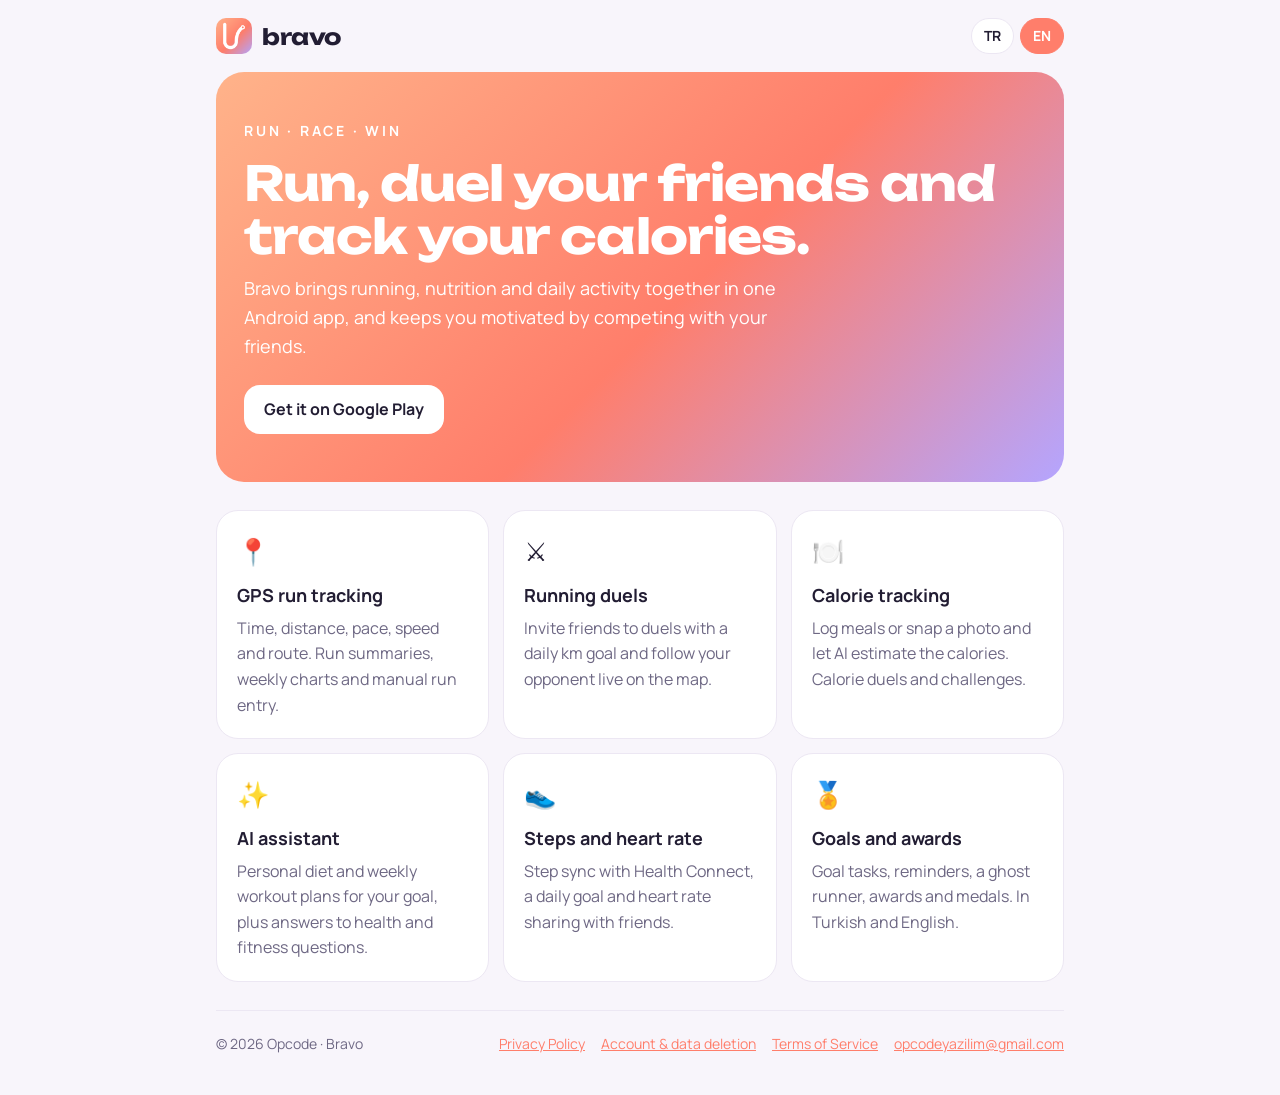
<file: index.html>
<!doctype html>
<html lang="en">
<head>
  <meta charset="utf-8">
  <meta name="viewport" content="width=device-width, initial-scale=1">
  <title>Bravo — Run, duel and track calories</title>
  <meta name="title-en" content="Bravo — Run, duel and track calories">
  <meta name="title-tr" content="Bravo — Koş, düelloya katıl, kalorini takip et">
  <meta name="description" content="Bravo is a fitness app for Android: GPS run tracking, live running duels with friends, calorie tracking with AI photo estimates, an AI diet and workout assistant, and step tracking with Health Connect.">
  <link rel="icon" href="icon.png">
  <link rel="stylesheet" href="style.css">
  <script src="lang.js"></script>
</head>
<body>
<div class="wrap">
  <header class="top">
    <a class="brand" href="./"><img src="icon.png" alt=""><span>bravo</span></a>
    <div class="lang"><button data-set="tr" aria-pressed="false">TR</button><button data-set="en" aria-pressed="true">EN</button></div>
  </header>

  <section class="hero">
    <div class="tag" data-lang="tr">KOŞ · YARIŞ · KAZAN</div>
    <div class="tag" data-lang="en">RUN · RACE · WIN</div>
    <h1 data-lang="tr">Koş, arkadaşlarınla düelloya gir, kalorini takip et.</h1>
    <h1 data-lang="en">Run, duel your friends and track your calories.</h1>
    <p data-lang="tr">Bravo; koşu, beslenme ve günlük hareketini tek bir Android uygulamasında toplar ve arkadaşlarınla rekabet ederek motive olmanı sağlar.</p>
    <p data-lang="en">Bravo brings running, nutrition and daily activity together in one Android app, and keeps you motivated by competing with your friends.</p>
    <a class="btn" href="https://play.google.com/store/apps/details?id=com.bravo.android">
      <span data-lang="tr">Google Play'den indir</span><span data-lang="en">Get it on Google Play</span>
    </a>
  </section>

  <section class="features">
    <div class="card"><span class="emoji">📍</span>
      <h3 data-lang="tr">GPS ile koşu takibi</h3><h3 data-lang="en">GPS run tracking</h3>
      <p data-lang="tr">Süre, mesafe, tempo, hız ve rota. Koşu özeti, haftalık grafikler ve manuel koşu girişi.</p>
      <p data-lang="en">Time, distance, pace, speed and route. Run summaries, weekly charts and manual run entry.</p></div>
    <div class="card"><span class="emoji">⚔️</span>
      <h3 data-lang="tr">Koşu düelloları</h3><h3 data-lang="en">Running duels</h3>
      <p data-lang="tr">Arkadaşlarına günlük km hedefli düello daveti gönder, rakibini haritada canlı takip et.</p>
      <p data-lang="en">Invite friends to duels with a daily km goal and follow your opponent live on the map.</p></div>
    <div class="card"><span class="emoji">🍽️</span>
      <h3 data-lang="tr">Kalori takibi</h3><h3 data-lang="en">Calorie tracking</h3>
      <p data-lang="tr">Öğünlerini ekle ya da yemeğinin fotoğrafını çek, AI kalorisini tahmin etsin. Kalori düelloları ve challenge'lar.</p>
      <p data-lang="en">Log meals or snap a photo and let AI estimate the calories. Calorie duels and challenges.</p></div>
    <div class="card"><span class="emoji">✨</span>
      <h3 data-lang="tr">AI asistan</h3><h3 data-lang="en">AI assistant</h3>
      <p data-lang="tr">Hedefine göre kişisel diyet planı ve haftalık spor programı; sağlık ve fitness sorularına cevaplar.</p>
      <p data-lang="en">Personal diet and weekly workout plans for your goal, plus answers to health and fitness questions.</p></div>
    <div class="card"><span class="emoji">👟</span>
      <h3 data-lang="tr">Adım ve nabız</h3><h3 data-lang="en">Steps and heart rate</h3>
      <p data-lang="tr">Health Connect ile adım senkronizasyonu, günlük hedef ve arkadaşlarınla nabız paylaşımı.</p>
      <p data-lang="en">Step sync with Health Connect, a daily goal and heart rate sharing with friends.</p></div>
    <div class="card"><span class="emoji">🏅</span>
      <h3 data-lang="tr">Hedefler ve ödüller</h3><h3 data-lang="en">Goals and awards</h3>
      <p data-lang="tr">Hedef görevleri, hatırlatıcılar, ghost runner, ödüller ve madalyalar. Türkçe ve İngilizce.</p>
      <p data-lang="en">Goal tasks, reminders, a ghost runner, awards and medals. In Turkish and English.</p></div>
  </section>

  <footer>
    <span>© 2026 Opcode · Bravo</span>
    <nav>
      <a href="privacy.html"><span data-lang="tr">Gizlilik Politikası</span><span data-lang="en">Privacy Policy</span></a>
      <a href="delete-account.html"><span data-lang="tr">Hesap ve veri silme</span><span data-lang="en">Account &amp; data deletion</span></a>
      <a href="terms.html"><span data-lang="tr">Kullanım Koşulları</span><span data-lang="en">Terms of Service</span></a>
      <a href="mailto:opcodeyazilim@gmail.com">opcodeyazilim@gmail.com</a>
    </nav>
  </footer>
</div>
</body>
</html>
</file>
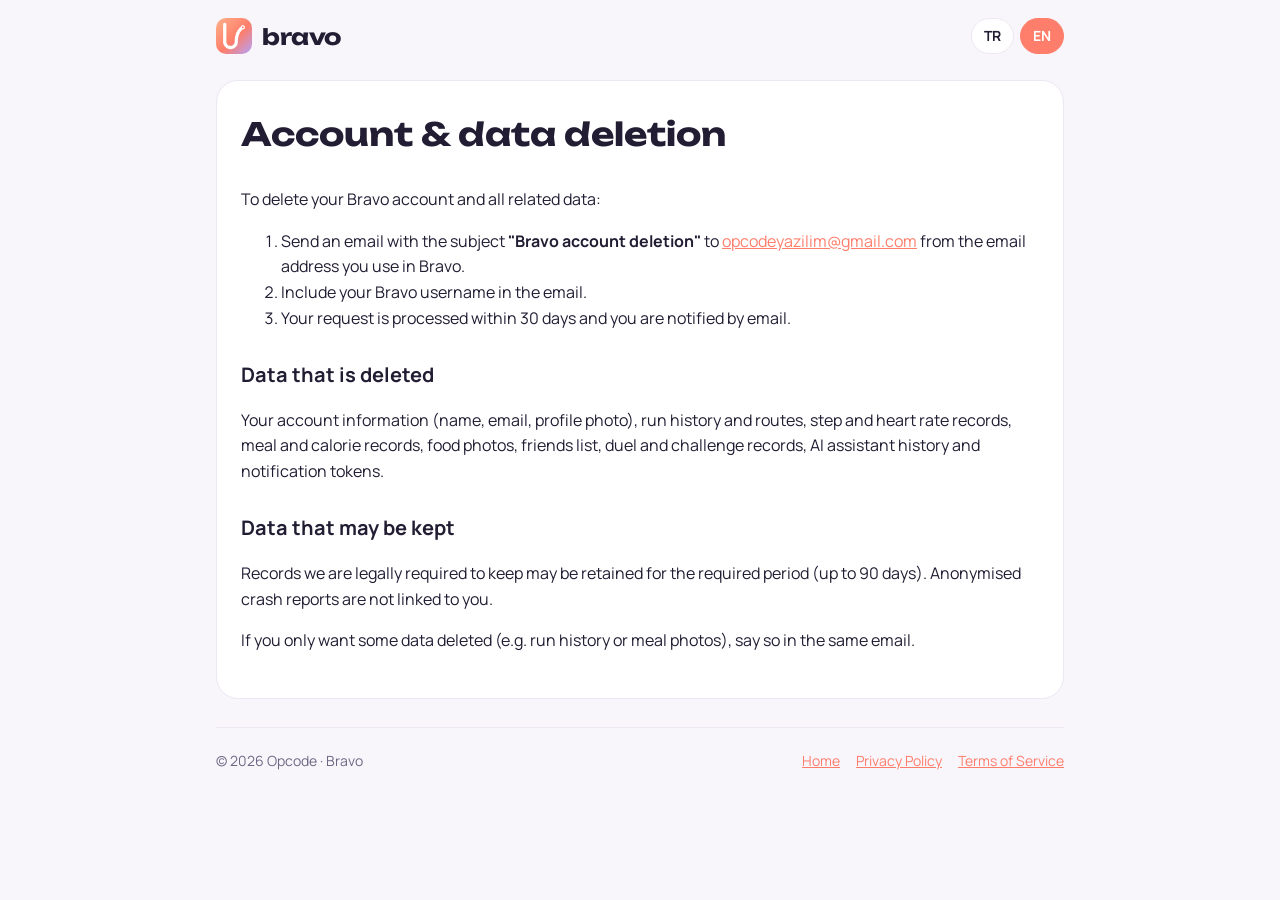
<file: delete-account.html>
<!doctype html>
<html lang="en">
<head>
  <meta charset="utf-8">
  <meta name="viewport" content="width=device-width, initial-scale=1">
  <title>Bravo — Account &amp; data deletion</title>
  <meta name="title-en" content="Bravo — Account &amp; data deletion">
  <meta name="title-tr" content="Bravo — Hesap ve veri silme">
  <link rel="icon" href="icon.png">
  <link rel="stylesheet" href="style.css">
  <script src="lang.js"></script>
</head>
<body>
<div class="wrap">
  <header class="top">
    <a class="brand" href="./"><img src="icon.png" alt=""><span>bravo</span></a>
    <div class="lang"><button data-set="tr" aria-pressed="false">TR</button><button data-set="en" aria-pressed="true">EN</button></div>
  </header>

  <article class="doc" data-lang="tr">
    <h1>Hesap ve veri silme</h1>
    <p>Bravo hesabını ve ilgili tüm verilerini silmek için:</p>
    <ol>
      <li><a href="mailto:opcodeyazilim@gmail.com?subject=Bravo%20hesap%20silme">opcodeyazilim@gmail.com</a> adresine, Bravo'da kullandığın e-posta adresinden <strong>"Bravo hesap silme"</strong> konulu bir e-posta gönder.</li>
      <li>E-postada Bravo'daki kullanıcı adını belirt.</li>
      <li>Talebin en geç 30 gün içinde işlenir ve sonuç sana e-postayla bildirilir.</li>
    </ol>
    <h2>Silinen veriler</h2>
    <p>Hesap bilgilerin (ad, e-posta, profil fotoğrafı), koşu geçmişin ve rotaların, adım/nabız kayıtların, öğün ve kalori kayıtların, yemek fotoğrafların, arkadaş listen, düello ve challenge kayıtların, AI asistan geçmişin ve bildirim belirteçlerin silinir.</p>
    <h2>Saklanabilecek veriler</h2>
    <p>Yasal yükümlülükler gereği tutulması gereken kayıtlar ilgili süre boyunca (en fazla 90 gün) saklanabilir. Anonimleştirilmiş çökme raporları kişiyle ilişkilendirilmez.</p>
    <p>Yalnızca bazı verilerinin (ör. koşu geçmişi ya da öğün fotoğrafları) silinmesini istiyorsan bunu da aynı e-postada belirtebilirsin.</p>
  </article>

  <article class="doc" data-lang="en">
    <h1>Account &amp; data deletion</h1>
    <p>To delete your Bravo account and all related data:</p>
    <ol>
      <li>Send an email with the subject <strong>"Bravo account deletion"</strong> to <a href="mailto:opcodeyazilim@gmail.com?subject=Bravo%20account%20deletion">opcodeyazilim@gmail.com</a> from the email address you use in Bravo.</li>
      <li>Include your Bravo username in the email.</li>
      <li>Your request is processed within 30 days and you are notified by email.</li>
    </ol>
    <h2>Data that is deleted</h2>
    <p>Your account information (name, email, profile photo), run history and routes, step and heart rate records, meal and calorie records, food photos, friends list, duel and challenge records, AI assistant history and notification tokens.</p>
    <h2>Data that may be kept</h2>
    <p>Records we are legally required to keep may be retained for the required period (up to 90 days). Anonymised crash reports are not linked to you.</p>
    <p>If you only want some data deleted (e.g. run history or meal photos), say so in the same email.</p>
  </article>

  <footer>
    <span>© 2026 Opcode · Bravo</span>
    <nav>
      <a href="./"><span data-lang="tr">Ana sayfa</span><span data-lang="en">Home</span></a>
      <a href="privacy.html"><span data-lang="tr">Gizlilik Politikası</span><span data-lang="en">Privacy Policy</span></a>
      <a href="terms.html"><span data-lang="tr">Kullanım Koşulları</span><span data-lang="en">Terms of Service</span></a>
    </nav>
  </footer>
</div>
</body>
</html>
</file>
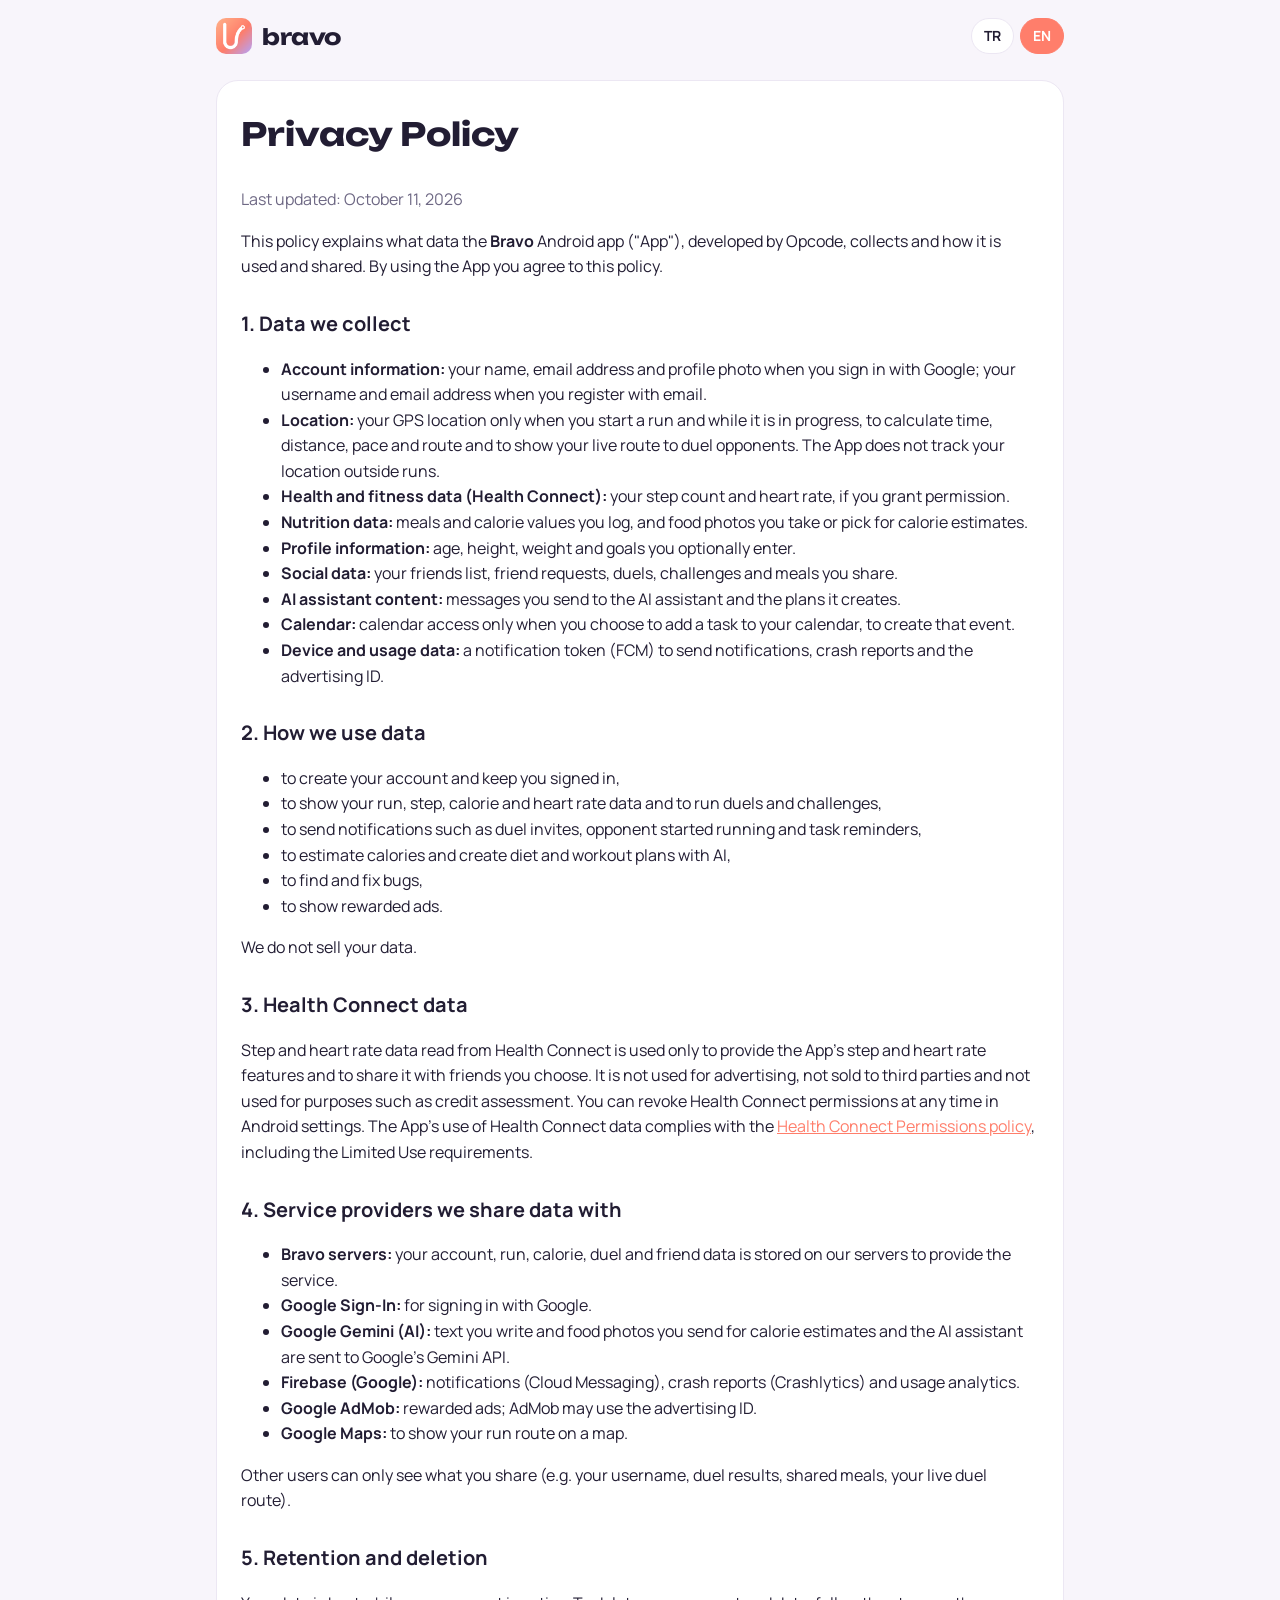
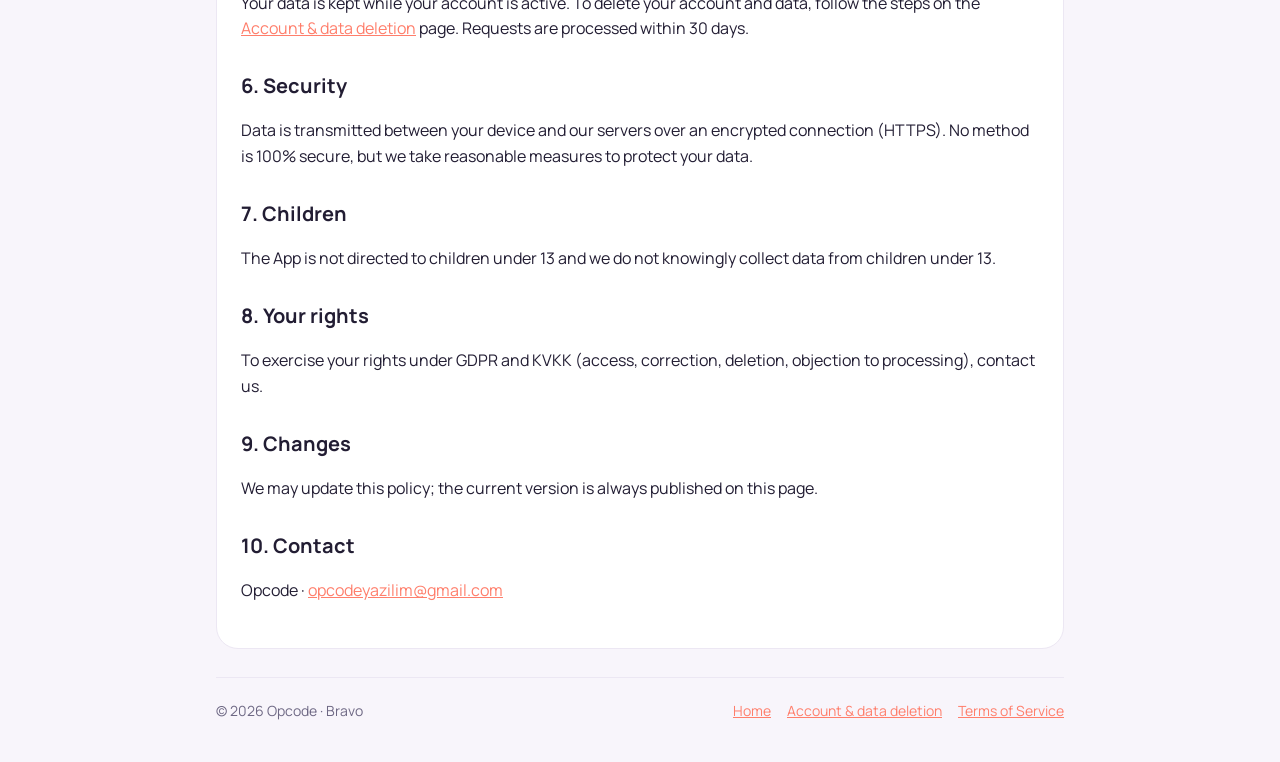
<file: privacy.html>
<!doctype html>
<html lang="en">
<head>
  <meta charset="utf-8">
  <meta name="viewport" content="width=device-width, initial-scale=1">
  <title>Bravo — Privacy Policy</title>
  <meta name="title-en" content="Bravo — Privacy Policy">
  <meta name="title-tr" content="Bravo — Gizlilik Politikası">
  <meta name="description" content="Privacy policy of the Bravo Android app.">
  <link rel="icon" href="icon.png">
  <link rel="stylesheet" href="style.css">
  <script src="lang.js"></script>
</head>
<body>
<div class="wrap">
  <header class="top">
    <a class="brand" href="./"><img src="icon.png" alt=""><span>bravo</span></a>
    <div class="lang"><button data-set="tr" aria-pressed="false">TR</button><button data-set="en" aria-pressed="true">EN</button></div>
  </header>

  <!-- ───────────── TÜRKÇE ───────────── -->
  <article class="doc" data-lang="tr">
    <h1>Gizlilik Politikası</h1>
    <p class="muted">Son güncelleme: 11 Ekim 2026</p>
    <p>Bu politika, Opcode tarafından geliştirilen <strong>Bravo</strong> Android uygulamasının ("Uygulama") hangi verileri topladığını, nasıl kullandığını ve paylaştığını açıklar. Uygulamayı kullanarak bu politikayı kabul etmiş olursun.</p>

    <h2>1. Topladığımız veriler</h2>
    <ul>
      <li><strong>Hesap bilgileri:</strong> Google ile giriş yaptığında adın, e-posta adresin ve profil fotoğrafın; e-posta ile kayıt olduğunda kullanıcı adın ve e-posta adresin.</li>
      <li><strong>Konum:</strong> Yalnızca koşu başlattığında ve koşu sürerken GPS konumun; süre, mesafe, tempo ve rotayı hesaplamak ve düello rakiplerine canlı rota göstermek için. Uygulama koşu dışında konumunu takip etmez.</li>
      <li><strong>Sağlık ve fitness verileri (Health Connect):</strong> İzin verirsen adım sayın ve nabız verilerin.</li>
      <li><strong>Beslenme verileri:</strong> Eklediğin öğünler, kalori değerleri ve kalori tahmini için çektiğin ya da seçtiğin yemek fotoğrafları.</li>
      <li><strong>Profil bilgileri:</strong> İsteğe bağlı olarak girdiğin yaş, boy, kilo ve hedefler.</li>
      <li><strong>Sosyal veriler:</strong> Arkadaş listen, arkadaşlık istekleri, düellolar, challenge'lar ve paylaştığın öğünler.</li>
      <li><strong>AI asistan içerikleri:</strong> AI asistana yazdığın mesajlar ve oluşturulan planlar.</li>
      <li><strong>Takvim:</strong> Yalnızca bir görevi takvimine eklemek istediğinde, o etkinliği oluşturmak için takvim erişimi.</li>
      <li><strong>Cihaz ve kullanım verileri:</strong> Bildirim gönderebilmek için cihaz bildirim belirteci (FCM), uygulama çökme raporları ve reklam kimliği.</li>
    </ul>

    <h2>2. Verileri nasıl kullanıyoruz</h2>
    <ul>
      <li>Hesabını oluşturmak ve oturumunu açık tutmak,</li>
      <li>koşu, adım, kalori ve nabız verilerini göstermek, düello ve challenge'ları yürütmek,</li>
      <li>düello daveti, rakip koşuya başladı ve görev hatırlatıcısı gibi bildirimler göndermek,</li>
      <li>AI ile kalori tahmini, diyet ve spor planı oluşturmak,</li>
      <li>uygulama hatalarını tespit edip düzeltmek,</li>
      <li>ödüllü reklam göstermek.</li>
    </ul>
    <p>Verilerini satmayız.</p>

    <h2>3. Health Connect verileri</h2>
    <p>Health Connect'ten okunan adım ve nabız verileri yalnızca Uygulamadaki adım/nabız özelliklerini sunmak ve senin seçtiğin arkadaşlarla paylaşmak için kullanılır. Bu veriler reklam amacıyla kullanılmaz, üçüncü taraflara satılmaz ve kredi değerlendirmesi gibi amaçlarla kullanılmaz. Health Connect izinlerini istediğin zaman Android ayarlarından geri alabilirsin. Uygulamanın Health Connect verilerini kullanımı <a href="https://support.google.com/googleplay/android-developer/answer/12991134">Health Connect izin politikası</a> ve Sınırlı Kullanım şartlarına uyar.</p>

    <h2>4. Paylaştığımız hizmet sağlayıcılar</h2>
    <ul>
      <li><strong>Bravo sunucuları:</strong> Hesap, koşu, kalori, düello ve arkadaş verilerin hizmetin sunulabilmesi için sunucularımızda saklanır.</li>
      <li><strong>Google Sign-In:</strong> Google ile giriş için.</li>
      <li><strong>Google Gemini (AI):</strong> Kalori tahmini ve AI asistan için yazdığın metin ve gönderdiğin yemek fotoğrafları Google'ın Gemini API'sine iletilir.</li>
      <li><strong>Firebase (Google):</strong> Bildirimler (Cloud Messaging), çökme raporları (Crashlytics) ve kullanım analitiği.</li>
      <li><strong>Google AdMob:</strong> Ödüllü reklamlar; AdMob reklam kimliğini kullanabilir.</li>
      <li><strong>Google Maps:</strong> Koşu rotasını haritada göstermek için.</li>
    </ul>
    <p>Diğer kullanıcılar yalnızca senin paylaştığın bilgileri (ör. kullanıcı adın, düello sonuçların, paylaştığın öğünler, canlı düello rotan) görebilir.</p>

    <h2>5. Saklama ve silme</h2>
    <p>Verilerin hesabın açık olduğu sürece saklanır. Hesabını ve verilerini silmek için <a href="delete-account.html">Hesap ve veri silme</a> sayfasındaki adımları izleyebilirsin. Talebin en geç 30 gün içinde işlenir.</p>

    <h2>6. Güvenlik</h2>
    <p>Veriler cihaz ile sunucularımız arasında şifreli bağlantı (HTTPS) üzerinden iletilir. Hiçbir yöntem %100 güvenli değildir, ancak verilerini korumak için makul önlemleri alırız.</p>

    <h2>7. Çocuklar</h2>
    <p>Uygulama 13 yaşından küçük çocuklara yönelik değildir ve bilerek bu yaştaki çocuklardan veri toplamayız.</p>

    <h2>8. Haklarınız</h2>
    <p>KVKK ve GDPR kapsamındaki haklarını (verilerine erişim, düzeltme, silme, işlemeye itiraz) kullanmak için bize yazabilirsin.</p>

    <h2>9. Değişiklikler</h2>
    <p>Bu politikayı güncelleyebiliriz; güncel sürüm her zaman bu sayfada yayınlanır.</p>

    <h2>10. İletişim</h2>
    <p>Opcode · <a href="mailto:opcodeyazilim@gmail.com">opcodeyazilim@gmail.com</a></p>
  </article>

  <!-- ───────────── ENGLISH ───────────── -->
  <article class="doc" data-lang="en">
    <h1>Privacy Policy</h1>
    <p class="muted">Last updated: October 11, 2026</p>
    <p>This policy explains what data the <strong>Bravo</strong> Android app ("App"), developed by Opcode, collects and how it is used and shared. By using the App you agree to this policy.</p>

    <h2>1. Data we collect</h2>
    <ul>
      <li><strong>Account information:</strong> your name, email address and profile photo when you sign in with Google; your username and email address when you register with email.</li>
      <li><strong>Location:</strong> your GPS location only when you start a run and while it is in progress, to calculate time, distance, pace and route and to show your live route to duel opponents. The App does not track your location outside runs.</li>
      <li><strong>Health and fitness data (Health Connect):</strong> your step count and heart rate, if you grant permission.</li>
      <li><strong>Nutrition data:</strong> meals and calorie values you log, and food photos you take or pick for calorie estimates.</li>
      <li><strong>Profile information:</strong> age, height, weight and goals you optionally enter.</li>
      <li><strong>Social data:</strong> your friends list, friend requests, duels, challenges and meals you share.</li>
      <li><strong>AI assistant content:</strong> messages you send to the AI assistant and the plans it creates.</li>
      <li><strong>Calendar:</strong> calendar access only when you choose to add a task to your calendar, to create that event.</li>
      <li><strong>Device and usage data:</strong> a notification token (FCM) to send notifications, crash reports and the advertising ID.</li>
    </ul>

    <h2>2. How we use data</h2>
    <ul>
      <li>to create your account and keep you signed in,</li>
      <li>to show your run, step, calorie and heart rate data and to run duels and challenges,</li>
      <li>to send notifications such as duel invites, opponent started running and task reminders,</li>
      <li>to estimate calories and create diet and workout plans with AI,</li>
      <li>to find and fix bugs,</li>
      <li>to show rewarded ads.</li>
    </ul>
    <p>We do not sell your data.</p>

    <h2>3. Health Connect data</h2>
    <p>Step and heart rate data read from Health Connect is used only to provide the App's step and heart rate features and to share it with friends you choose. It is not used for advertising, not sold to third parties and not used for purposes such as credit assessment. You can revoke Health Connect permissions at any time in Android settings. The App's use of Health Connect data complies with the <a href="https://support.google.com/googleplay/android-developer/answer/12991134">Health Connect Permissions policy</a>, including the Limited Use requirements.</p>

    <h2>4. Service providers we share data with</h2>
    <ul>
      <li><strong>Bravo servers:</strong> your account, run, calorie, duel and friend data is stored on our servers to provide the service.</li>
      <li><strong>Google Sign-In:</strong> for signing in with Google.</li>
      <li><strong>Google Gemini (AI):</strong> text you write and food photos you send for calorie estimates and the AI assistant are sent to Google's Gemini API.</li>
      <li><strong>Firebase (Google):</strong> notifications (Cloud Messaging), crash reports (Crashlytics) and usage analytics.</li>
      <li><strong>Google AdMob:</strong> rewarded ads; AdMob may use the advertising ID.</li>
      <li><strong>Google Maps:</strong> to show your run route on a map.</li>
    </ul>
    <p>Other users can only see what you share (e.g. your username, duel results, shared meals, your live duel route).</p>

    <h2>5. Retention and deletion</h2>
    <p>Your data is kept while your account is active. To delete your account and data, follow the steps on the <a href="delete-account.html">Account &amp; data deletion</a> page. Requests are processed within 30 days.</p>

    <h2>6. Security</h2>
    <p>Data is transmitted between your device and our servers over an encrypted connection (HTTPS). No method is 100% secure, but we take reasonable measures to protect your data.</p>

    <h2>7. Children</h2>
    <p>The App is not directed to children under 13 and we do not knowingly collect data from children under 13.</p>

    <h2>8. Your rights</h2>
    <p>To exercise your rights under GDPR and KVKK (access, correction, deletion, objection to processing), contact us.</p>

    <h2>9. Changes</h2>
    <p>We may update this policy; the current version is always published on this page.</p>

    <h2>10. Contact</h2>
    <p>Opcode · <a href="mailto:opcodeyazilim@gmail.com">opcodeyazilim@gmail.com</a></p>
  </article>

  <footer>
    <span>© 2026 Opcode · Bravo</span>
    <nav>
      <a href="./"><span data-lang="tr">Ana sayfa</span><span data-lang="en">Home</span></a>
      <a href="delete-account.html"><span data-lang="tr">Hesap ve veri silme</span><span data-lang="en">Account &amp; data deletion</span></a>
      <a href="terms.html"><span data-lang="tr">Kullanım Koşulları</span><span data-lang="en">Terms of Service</span></a>
    </nav>
  </footer>
</div>
</body>
</html>
</file>
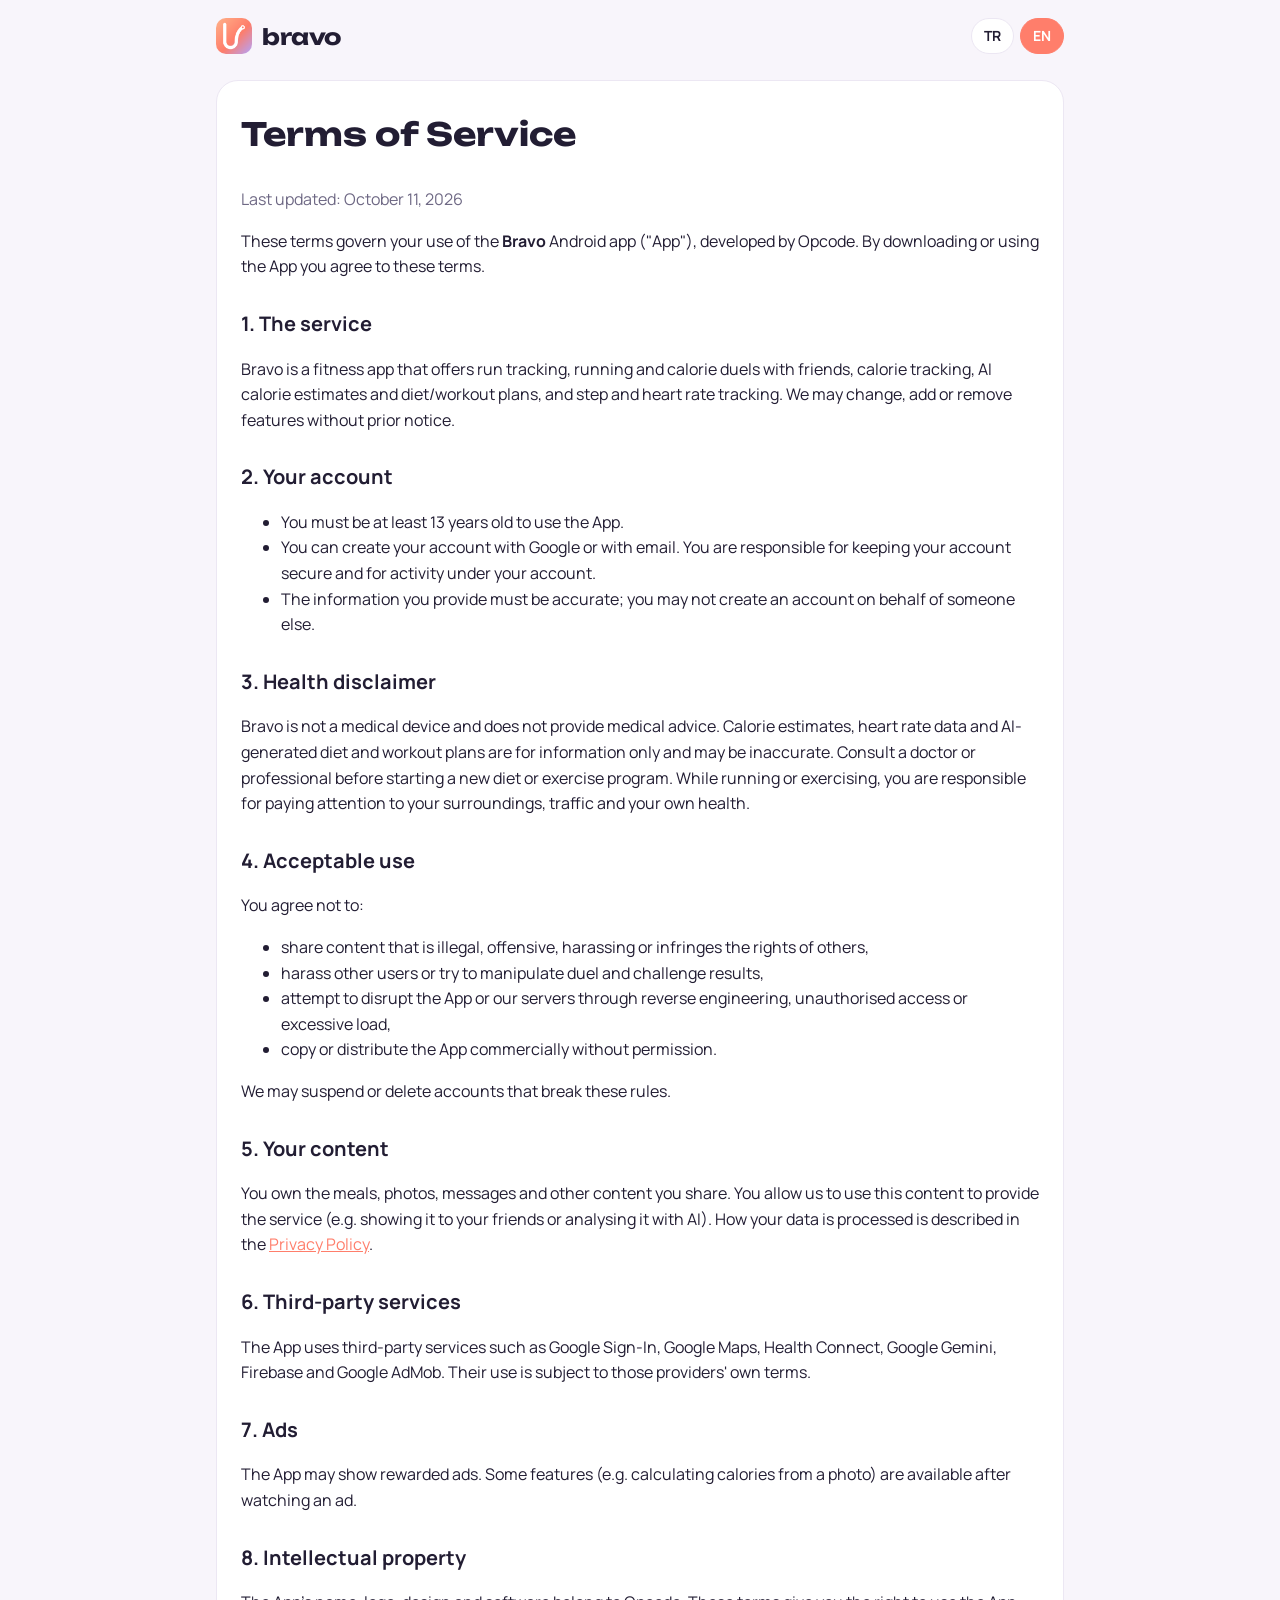
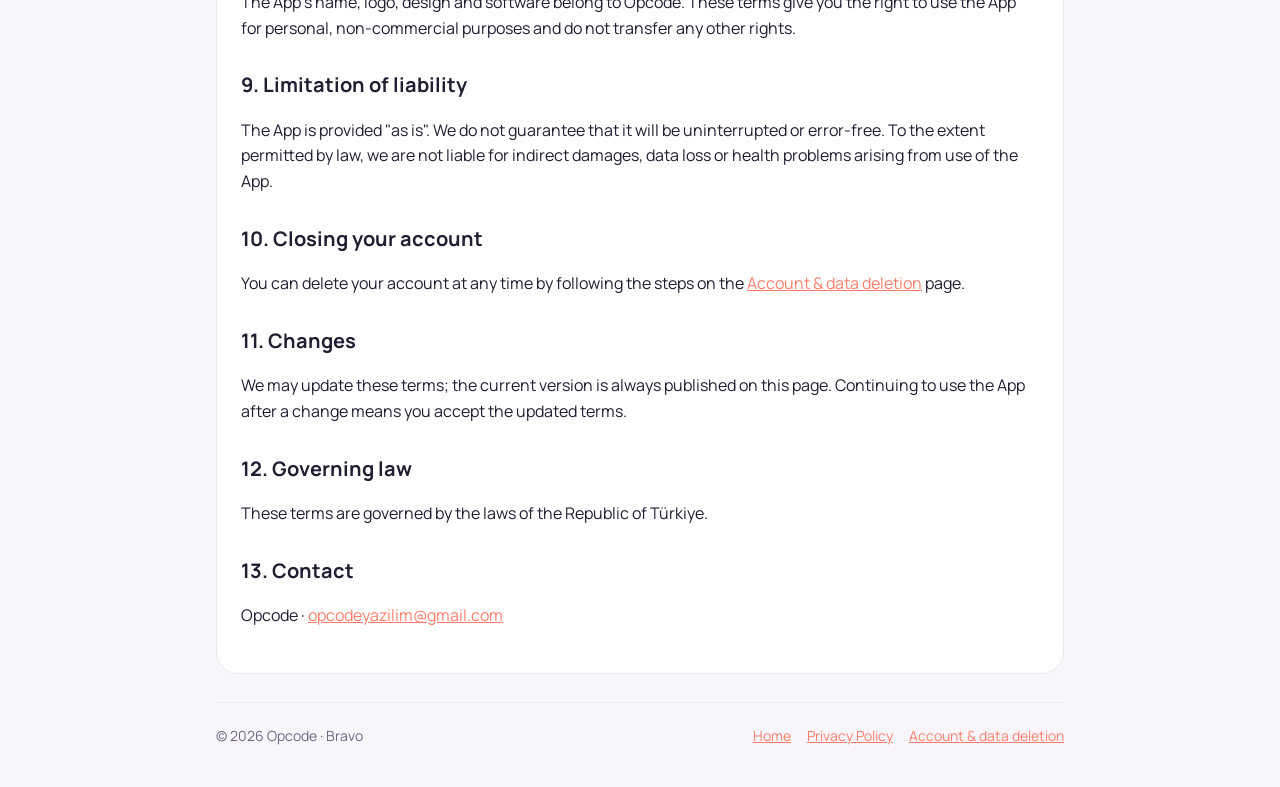
<file: terms.html>
<!doctype html>
<html lang="en">
<head>
  <meta charset="utf-8">
  <meta name="viewport" content="width=device-width, initial-scale=1">
  <title>Bravo — Terms of Service</title>
  <meta name="title-en" content="Bravo — Terms of Service">
  <meta name="title-tr" content="Bravo — Kullanım Koşulları">
  <meta name="description" content="Terms of service of the Bravo Android app.">
  <link rel="icon" href="icon.png">
  <link rel="stylesheet" href="style.css">
  <script src="lang.js"></script>
</head>
<body>
<div class="wrap">
  <header class="top">
    <a class="brand" href="./"><img src="icon.png" alt=""><span>bravo</span></a>
    <div class="lang"><button data-set="tr" aria-pressed="false">TR</button><button data-set="en" aria-pressed="true">EN</button></div>
  </header>

  <!-- ───────────── TÜRKÇE ───────────── -->
  <article class="doc" data-lang="tr">
    <h1>Kullanım Koşulları</h1>
    <p class="muted">Son güncelleme: 11 Ekim 2026</p>
    <p>Bu koşullar, Opcode tarafından geliştirilen <strong>Bravo</strong> Android uygulamasının ("Uygulama") kullanımını düzenler. Uygulamayı indirerek veya kullanarak bu koşulları kabul etmiş olursun.</p>

    <h2>1. Hizmet</h2>
    <p>Bravo; koşu takibi, arkadaşlarla koşu ve kalori düelloları, kalori takibi, AI destekli kalori tahmini ve diyet/spor planları, adım ve nabız takibi gibi özellikler sunan bir sağlıklı yaşam uygulamasıdır. Özellikleri önceden haber vermeksizin değiştirebilir, ekleyebilir veya kaldırabiliriz.</p>

    <h2>2. Hesap</h2>
    <ul>
      <li>Uygulamayı kullanmak için en az 13 yaşında olmalısın.</li>
      <li>Hesabını Google ile ya da e-posta ile oluşturabilirsin. Hesabının güvenliğinden ve hesabınla yapılan işlemlerden sen sorumlusun.</li>
      <li>Verdiğin bilgilerin doğru olması gerekir; başkası adına hesap açamazsın.</li>
    </ul>

    <h2>3. Sağlık uyarısı</h2>
    <p>Bravo bir tıbbi cihaz değildir ve tıbbi tavsiye vermez. Kalori tahminleri, nabız verileri, AI tarafından oluşturulan diyet ve spor planları yalnızca bilgilendirme amaçlıdır ve hatalı olabilir. Yeni bir diyet veya egzersiz programına başlamadan önce bir doktora ya da uzmana danış. Koşu ve egzersiz sırasında çevrene, trafiğe ve kendi sağlık durumuna dikkat etmek senin sorumluluğundadır.</p>

    <h2>4. Kullanım kuralları</h2>
    <p>Uygulamayı kullanırken şunları yapmamayı kabul edersin:</p>
    <ul>
      <li>yasa dışı, saldırgan, taciz edici veya başkalarının haklarını ihlal eden içerik paylaşmak,</li>
      <li>diğer kullanıcıları rahatsız etmek veya düello ve challenge sonuçlarını hile ile değiştirmeye çalışmak,</li>
      <li>uygulamayı veya sunucularımızı tersine mühendislik, yetkisiz erişim ya da aşırı yük ile bozmaya çalışmak,</li>
      <li>uygulamayı ticari amaçla izinsiz kopyalamak veya dağıtmak.</li>
    </ul>
    <p>Bu kurallara uymayan hesapları askıya alabilir veya silebiliriz.</p>

    <h2>5. Kullanıcı içeriği</h2>
    <p>Paylaştığın öğünler, fotoğraflar, mesajlar ve diğer içeriklerin sahibi sensin. Bu içerikleri hizmeti sunmak (ör. arkadaşlarına göstermek, AI ile analiz etmek) için kullanmamıza izin vermiş olursun. Verilerinin nasıl işlendiği <a href="privacy.html">Gizlilik Politikası</a>'nda açıklanır.</p>

    <h2>6. Üçüncü taraf hizmetler</h2>
    <p>Uygulama; Google Sign-In, Google Maps, Health Connect, Google Gemini, Firebase ve Google AdMob gibi üçüncü taraf hizmetler kullanır. Bu hizmetlerin kullanımı ilgili sağlayıcıların kendi koşullarına tabidir.</p>

    <h2>7. Reklamlar</h2>
    <p>Uygulama ödüllü reklamlar içerebilir. Bazı özellikler (ör. fotoğraftan kalori hesaplama) bir reklamın izlenmesinden sonra kullanılabilir.</p>

    <h2>8. Fikri mülkiyet</h2>
    <p>Uygulamanın adı, logosu, tasarımı ve yazılımı Opcode'a aittir. Bu koşullar sana Uygulamayı kişisel ve ticari olmayan amaçlarla kullanma hakkı verir; başka bir hak devretmez.</p>

    <h2>9. Sorumluluğun sınırlandırılması</h2>
    <p>Uygulama "olduğu gibi" sunulur. Kesintisiz veya hatasız çalışacağını garanti etmeyiz. Yasaların izin verdiği ölçüde, Uygulamanın kullanımından doğan dolaylı zararlardan, veri kaybından veya sağlık sorunlarından sorumlu değiliz.</p>

    <h2>10. Hesabın kapatılması</h2>
    <p>Hesabını istediğin zaman <a href="delete-account.html">Hesap ve veri silme</a> sayfasındaki adımlarla silebilirsin.</p>

    <h2>11. Değişiklikler</h2>
    <p>Bu koşulları güncelleyebiliriz; güncel sürüm her zaman bu sayfada yayınlanır. Değişiklikten sonra Uygulamayı kullanmaya devam etmen, güncel koşulları kabul ettiğin anlamına gelir.</p>

    <h2>12. Uygulanacak hukuk</h2>
    <p>Bu koşullar Türkiye Cumhuriyeti yasalarına tabidir.</p>

    <h2>13. İletişim</h2>
    <p>Opcode · <a href="mailto:opcodeyazilim@gmail.com">opcodeyazilim@gmail.com</a></p>
  </article>

  <!-- ───────────── ENGLISH ───────────── -->
  <article class="doc" data-lang="en">
    <h1>Terms of Service</h1>
    <p class="muted">Last updated: October 11, 2026</p>
    <p>These terms govern your use of the <strong>Bravo</strong> Android app ("App"), developed by Opcode. By downloading or using the App you agree to these terms.</p>

    <h2>1. The service</h2>
    <p>Bravo is a fitness app that offers run tracking, running and calorie duels with friends, calorie tracking, AI calorie estimates and diet/workout plans, and step and heart rate tracking. We may change, add or remove features without prior notice.</p>

    <h2>2. Your account</h2>
    <ul>
      <li>You must be at least 13 years old to use the App.</li>
      <li>You can create your account with Google or with email. You are responsible for keeping your account secure and for activity under your account.</li>
      <li>The information you provide must be accurate; you may not create an account on behalf of someone else.</li>
    </ul>

    <h2>3. Health disclaimer</h2>
    <p>Bravo is not a medical device and does not provide medical advice. Calorie estimates, heart rate data and AI-generated diet and workout plans are for information only and may be inaccurate. Consult a doctor or professional before starting a new diet or exercise program. While running or exercising, you are responsible for paying attention to your surroundings, traffic and your own health.</p>

    <h2>4. Acceptable use</h2>
    <p>You agree not to:</p>
    <ul>
      <li>share content that is illegal, offensive, harassing or infringes the rights of others,</li>
      <li>harass other users or try to manipulate duel and challenge results,</li>
      <li>attempt to disrupt the App or our servers through reverse engineering, unauthorised access or excessive load,</li>
      <li>copy or distribute the App commercially without permission.</li>
    </ul>
    <p>We may suspend or delete accounts that break these rules.</p>

    <h2>5. Your content</h2>
    <p>You own the meals, photos, messages and other content you share. You allow us to use this content to provide the service (e.g. showing it to your friends or analysing it with AI). How your data is processed is described in the <a href="privacy.html">Privacy Policy</a>.</p>

    <h2>6. Third-party services</h2>
    <p>The App uses third-party services such as Google Sign-In, Google Maps, Health Connect, Google Gemini, Firebase and Google AdMob. Their use is subject to those providers' own terms.</p>

    <h2>7. Ads</h2>
    <p>The App may show rewarded ads. Some features (e.g. calculating calories from a photo) are available after watching an ad.</p>

    <h2>8. Intellectual property</h2>
    <p>The App's name, logo, design and software belong to Opcode. These terms give you the right to use the App for personal, non-commercial purposes and do not transfer any other rights.</p>

    <h2>9. Limitation of liability</h2>
    <p>The App is provided "as is". We do not guarantee that it will be uninterrupted or error-free. To the extent permitted by law, we are not liable for indirect damages, data loss or health problems arising from use of the App.</p>

    <h2>10. Closing your account</h2>
    <p>You can delete your account at any time by following the steps on the <a href="delete-account.html">Account &amp; data deletion</a> page.</p>

    <h2>11. Changes</h2>
    <p>We may update these terms; the current version is always published on this page. Continuing to use the App after a change means you accept the updated terms.</p>

    <h2>12. Governing law</h2>
    <p>These terms are governed by the laws of the Republic of Türkiye.</p>

    <h2>13. Contact</h2>
    <p>Opcode · <a href="mailto:opcodeyazilim@gmail.com">opcodeyazilim@gmail.com</a></p>
  </article>

  <footer>
    <span>© 2026 Opcode · Bravo</span>
    <nav>
      <a href="./"><span data-lang="tr">Ana sayfa</span><span data-lang="en">Home</span></a>
      <a href="privacy.html"><span data-lang="tr">Gizlilik Politikası</span><span data-lang="en">Privacy Policy</span></a>
      <a href="delete-account.html"><span data-lang="tr">Hesap ve veri silme</span><span data-lang="en">Account &amp; data deletion</span></a>
    </nav>
  </footer>
</div>
</body>
</html>
</file>
<file: style.css>
@font-face { font-family: "Unbounded"; src: url("unbounded_bold.ttf") format("truetype"); font-weight: 700; font-display: swap; }
@font-face { font-family: "Manrope"; src: url("manrope_regular.ttf") format("truetype"); font-weight: 400; font-display: swap; }
@font-face { font-family: "Manrope"; src: url("manrope_bold.ttf") format("truetype"); font-weight: 700; font-display: swap; }

:root {
  --coral: #FF7E6B; --peach: #FFB38A; --lavender: #B4A5FF; --mint: #1E9E7A;
  --ink: #221D33; --muted: #6E6884; --mist: #F8F5FB; --card: #FFFFFF; --divider: #ECE7F3;
}
@media (prefers-color-scheme: dark) {
  :root { --ink: #F1EDF7; --muted: #A59FB8; --mist: #17141F; --card: #1F1B29; --divider: #2E2939; }
}

* { box-sizing: border-box; }
html { -webkit-text-size-adjust: 100%; }
body { margin: 0; font-family: "Manrope", system-ui, sans-serif; color: var(--ink); background: var(--mist); line-height: 1.6; }
a { color: var(--coral); }
.wrap { max-width: 880px; margin: 0 auto; padding: 0 16px; }

header.top { display: flex; align-items: center; justify-content: space-between; padding: 18px 0; }
.brand { display: flex; align-items: center; gap: 10px; text-decoration: none; color: inherit; }
.brand img { width: 36px; height: 36px; border-radius: 10px; }
.brand span { font-family: "Unbounded", sans-serif; font-size: 22px; letter-spacing: -0.02em; }
.lang { display: flex; gap: 6px; }
.lang button { font: inherit; font-weight: 700; font-size: 14px; border: 1px solid var(--divider); background: var(--card); color: var(--ink); border-radius: 999px; padding: 6px 12px; cursor: pointer; }
.lang button[aria-pressed="true"] { background: var(--coral); border-color: var(--coral); color: #fff; }

.hero { border-radius: 28px; padding: 48px 28px; color: #fff; background: linear-gradient(135deg, var(--peach) 0%, var(--coral) 55%, var(--lavender) 100%); }
.hero h1 { font-family: "Unbounded", sans-serif; font-size: clamp(30px, 6vw, 48px); line-height: 1.1; margin: 0 0 12px; letter-spacing: -0.02em; }
.hero p { font-size: 18px; margin: 0 0 24px; max-width: 560px; }
.tag { font-weight: 700; letter-spacing: 0.2em; font-size: 14px; margin-bottom: 14px; }
.btn { display: inline-block; background: #fff; color: var(--ink); text-decoration: none; font-weight: 700; padding: 12px 20px; border-radius: 16px; }

.features { display: grid; grid-template-columns: repeat(auto-fit, minmax(240px, 1fr)); gap: 14px; margin: 28px 0; }
.card { background: var(--card); border: 1px solid var(--divider); border-radius: 22px; padding: 20px; }
.card h3 { margin: 0 0 6px; font-size: 18px; }
.card p { margin: 0; color: var(--muted); }
.emoji { font-size: 26px; display: block; margin-bottom: 8px; }

article.doc { background: var(--card); border: 1px solid var(--divider); border-radius: 22px; padding: 28px 24px; margin: 8px 0 28px; }
article.doc h1 { font-family: "Unbounded", sans-serif; font-size: clamp(24px, 5vw, 32px); margin-top: 0; }
article.doc h2 { font-size: 20px; margin-top: 28px; }
.muted { color: var(--muted); }

footer { border-top: 1px solid var(--divider); padding: 22px 0 40px; color: var(--muted); font-size: 14px; display: flex; flex-wrap: wrap; gap: 16px; justify-content: space-between; }
footer nav { display: flex; gap: 16px; flex-wrap: wrap; }

[data-lang] { display: none; }
html[lang="tr"] [data-lang="tr"], html[lang="en"] [data-lang="en"] { display: revert; }
</file>
